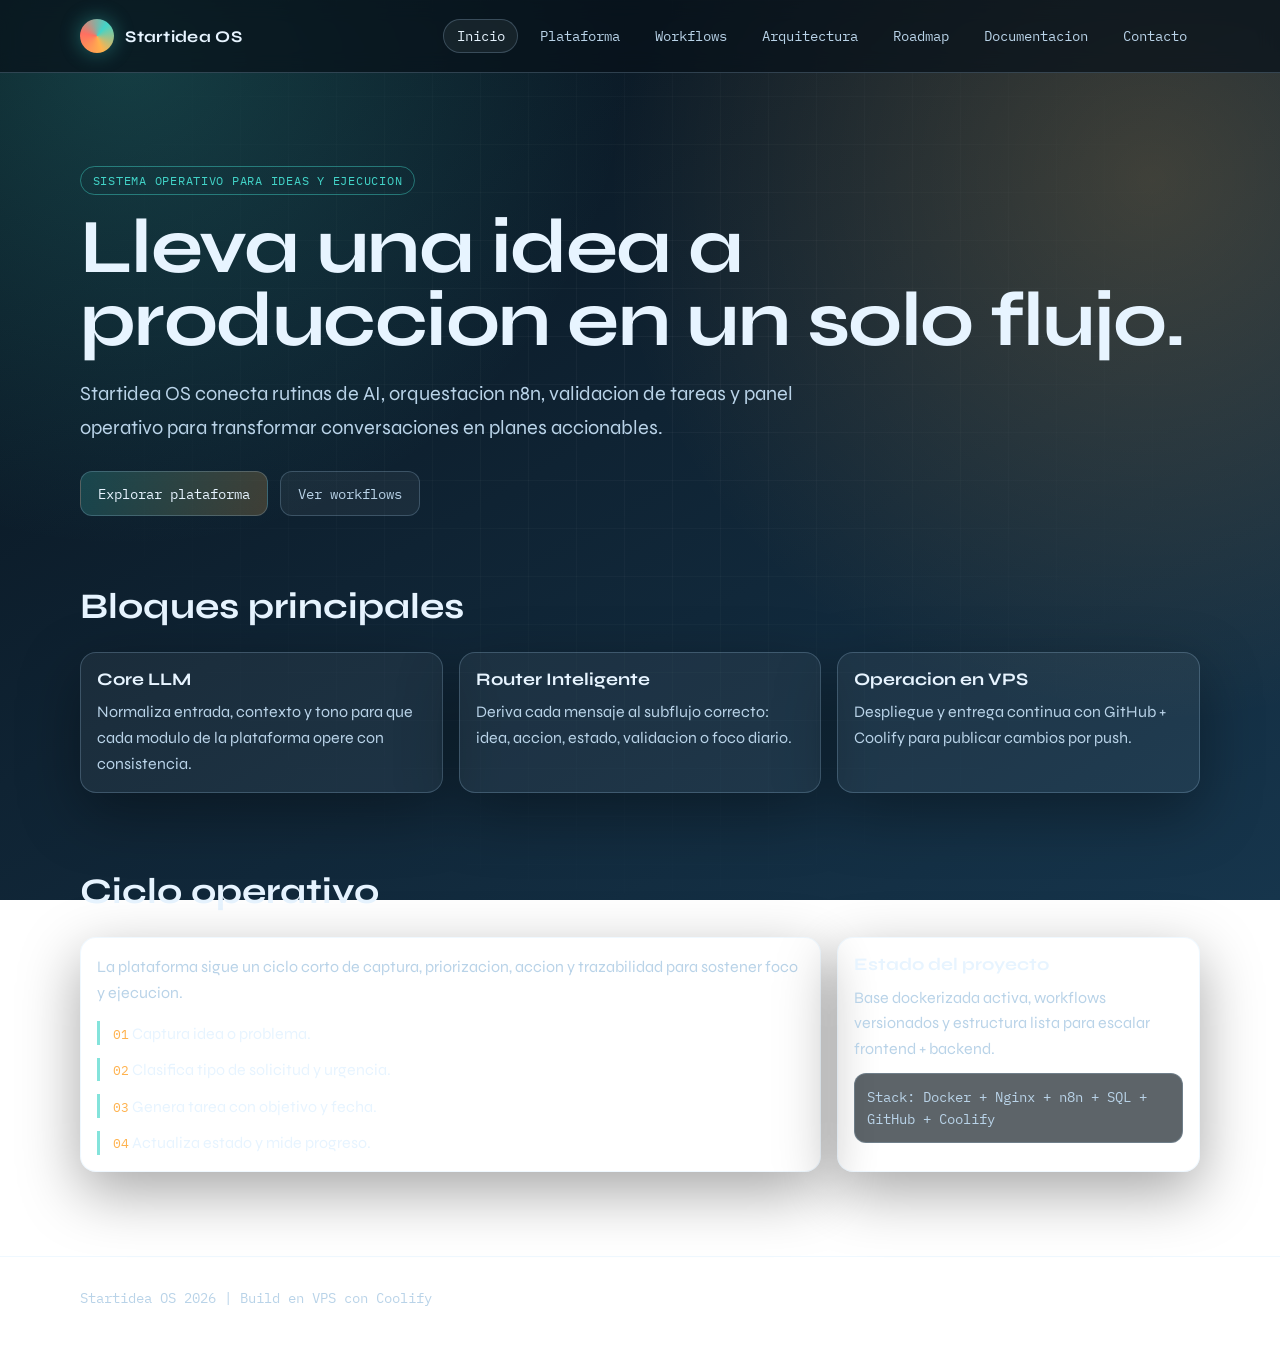
<file: app/index.html>
<!doctype html>
<html lang="es">
  <head>
    <meta charset="UTF-8" />
    <meta name="viewport" content="width=device-width, initial-scale=1.0" />
    <title>Startidea OS | Inicio</title>
    <link rel="preconnect" href="https://fonts.googleapis.com" />
    <link rel="preconnect" href="https://fonts.gstatic.com" crossorigin />
    <link href="https://fonts.googleapis.com/css2?family=IBM+Plex+Mono:wght@400;500;700&family=Syne:wght@400;600;700;800&display=swap" rel="stylesheet" />
    <link rel="stylesheet" href="assets/styles.css" />
  </head>
  <body>
    <div class="pattern" aria-hidden="true"></div>
    <header class="topbar">
      <div class="container topbar-inner">
        <a class="brand" href="index.html">
          <span class="brand-mark"></span>
          <strong>Startidea OS</strong>
        </a>
        <button class="menu-btn" type="button">Menu</button>
        <nav class="nav">
          <a class="active" href="index.html">Inicio</a>
          <a href="plataforma.html">Plataforma</a>
          <a href="workflows.html">Workflows</a>
          <a href="arquitectura.html">Arquitectura</a>
          <a href="roadmap.html">Roadmap</a>
          <a href="documentacion.html">Documentacion</a>
          <a href="contacto.html">Contacto</a>
        </nav>
      </div>
    </header>

    <main class="container">
      <section class="hero">
        <span class="kicker reveal">Sistema operativo para ideas y ejecucion</span>
        <h1 class="reveal">Lleva una idea a produccion en un solo flujo.</h1>
        <p class="lead reveal">
          Startidea OS conecta rutinas de AI, orquestacion n8n, validacion de tareas y panel operativo para transformar conversaciones en planes accionables.
        </p>
        <div class="hero-actions reveal">
          <a class="btn primary" href="plataforma.html">Explorar plataforma</a>
          <a class="btn ghost" href="workflows.html">Ver workflows</a>
        </div>
      </section>

      <section class="section">
        <h2 class="reveal">Bloques principales</h2>
        <div class="grid">
          <article class="card span-4 reveal">
            <h3>Core LLM</h3>
            <p>Normaliza entrada, contexto y tono para que cada modulo de la plataforma opere con consistencia.</p>
          </article>
          <article class="card span-4 reveal">
            <h3>Router Inteligente</h3>
            <p>Deriva cada mensaje al subflujo correcto: idea, accion, estado, validacion o foco diario.</p>
          </article>
          <article class="card span-4 reveal">
            <h3>Operacion en VPS</h3>
            <p>Despliegue y entrega continua con GitHub + Coolify para publicar cambios por push.</p>
          </article>
        </div>
      </section>

      <section class="section">
        <h2 class="reveal">Ciclo operativo</h2>
        <div class="grid">
          <article class="card span-8 reveal">
            <p>La plataforma sigue un ciclo corto de captura, priorizacion, accion y trazabilidad para sostener foco y ejecucion.</p>
            <div class="timeline" style="margin-top: 1rem;">
              <div class="step"><small>01</small> Captura idea o problema.</div>
              <div class="step"><small>02</small> Clasifica tipo de solicitud y urgencia.</div>
              <div class="step"><small>03</small> Genera tarea con objetivo y fecha.</div>
              <div class="step"><small>04</small> Actualiza estado y mide progreso.</div>
            </div>
          </article>
          <article class="card span-4 reveal">
            <h3>Estado del proyecto</h3>
            <p>Base dockerizada activa, workflows versionados y estructura lista para escalar frontend + backend.</p>
            <p class="code" style="margin-top: 0.7rem;">Stack: Docker + Nginx + n8n + SQL + GitHub + Coolify</p>
          </article>
        </div>
      </section>
    </main>

    <footer class="footer">
      <div class="container">
        <p>Startidea OS <span data-year></span> | Build en VPS con Coolify</p>
      </div>
    </footer>
    <script src="assets/app.js"></script>
  </body>
</html>
</file>
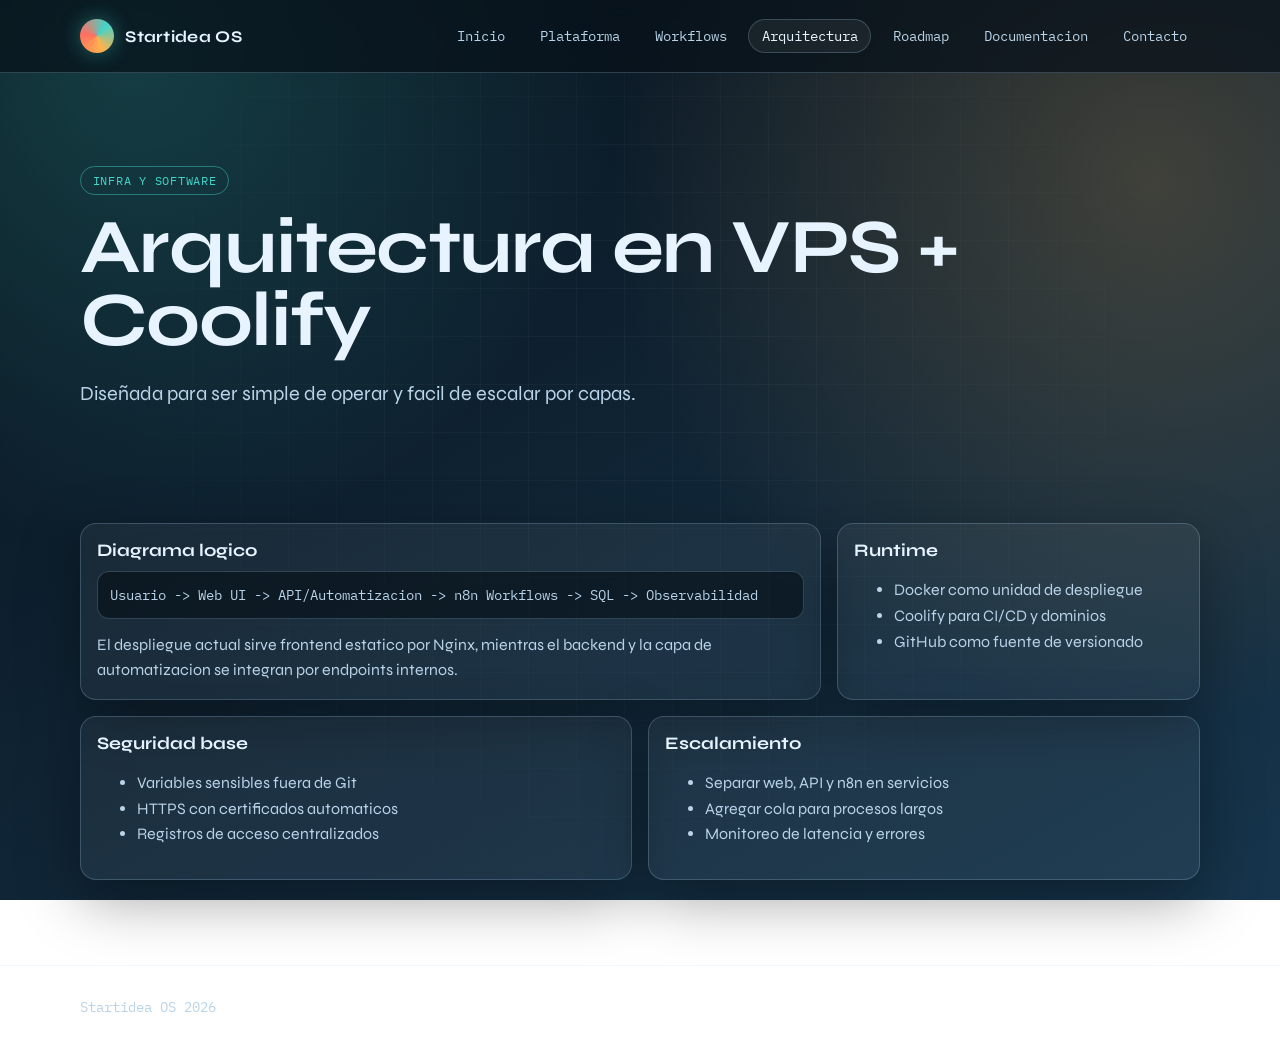
<file: app/arquitectura.html>
<!doctype html>
<html lang="es">
  <head>
    <meta charset="UTF-8" />
    <meta name="viewport" content="width=device-width, initial-scale=1.0" />
    <title>Startidea OS | Arquitectura</title>
    <link rel="preconnect" href="https://fonts.googleapis.com" />
    <link rel="preconnect" href="https://fonts.gstatic.com" crossorigin />
    <link href="https://fonts.googleapis.com/css2?family=IBM+Plex+Mono:wght@400;500;700&family=Syne:wght@400;600;700;800&display=swap" rel="stylesheet" />
    <link rel="stylesheet" href="assets/styles.css" />
  </head>
  <body>
    <div class="pattern" aria-hidden="true"></div>
    <header class="topbar">
      <div class="container topbar-inner">
        <a class="brand" href="index.html"><span class="brand-mark"></span><strong>Startidea OS</strong></a>
        <button class="menu-btn" type="button">Menu</button>
        <nav class="nav">
          <a href="index.html">Inicio</a>
          <a href="plataforma.html">Plataforma</a>
          <a href="workflows.html">Workflows</a>
          <a class="active" href="arquitectura.html">Arquitectura</a>
          <a href="roadmap.html">Roadmap</a>
          <a href="documentacion.html">Documentacion</a>
          <a href="contacto.html">Contacto</a>
        </nav>
      </div>
    </header>

    <main class="container">
      <section class="hero">
        <span class="kicker reveal">Infra y software</span>
        <h1 class="reveal">Arquitectura en VPS + Coolify</h1>
        <p class="lead reveal">Diseñada para ser simple de operar y facil de escalar por capas.</p>
      </section>

      <section class="section">
        <div class="grid">
          <article class="card span-8 reveal">
            <h3>Diagrama logico</h3>
            <p class="code">Usuario -> Web UI -> API/Automatizacion -> n8n Workflows -> SQL -> Observabilidad</p>
            <p style="margin-top: 0.8rem;">El despliegue actual sirve frontend estatico por Nginx, mientras el backend y la capa de automatizacion se integran por endpoints internos.</p>
          </article>
          <article class="card span-4 reveal">
            <h3>Runtime</h3>
            <ul>
              <li>Docker como unidad de despliegue</li>
              <li>Coolify para CI/CD y dominios</li>
              <li>GitHub como fuente de versionado</li>
            </ul>
          </article>
          <article class="card span-6 reveal">
            <h3>Seguridad base</h3>
            <ul>
              <li>Variables sensibles fuera de Git</li>
              <li>HTTPS con certificados automaticos</li>
              <li>Registros de acceso centralizados</li>
            </ul>
          </article>
          <article class="card span-6 reveal">
            <h3>Escalamiento</h3>
            <ul>
              <li>Separar web, API y n8n en servicios</li>
              <li>Agregar cola para procesos largos</li>
              <li>Monitoreo de latencia y errores</li>
            </ul>
          </article>
        </div>
      </section>
    </main>

    <footer class="footer"><div class="container"><p>Startidea OS <span data-year></span></p></div></footer>
    <script src="assets/app.js"></script>
  </body>
</html>
</file>
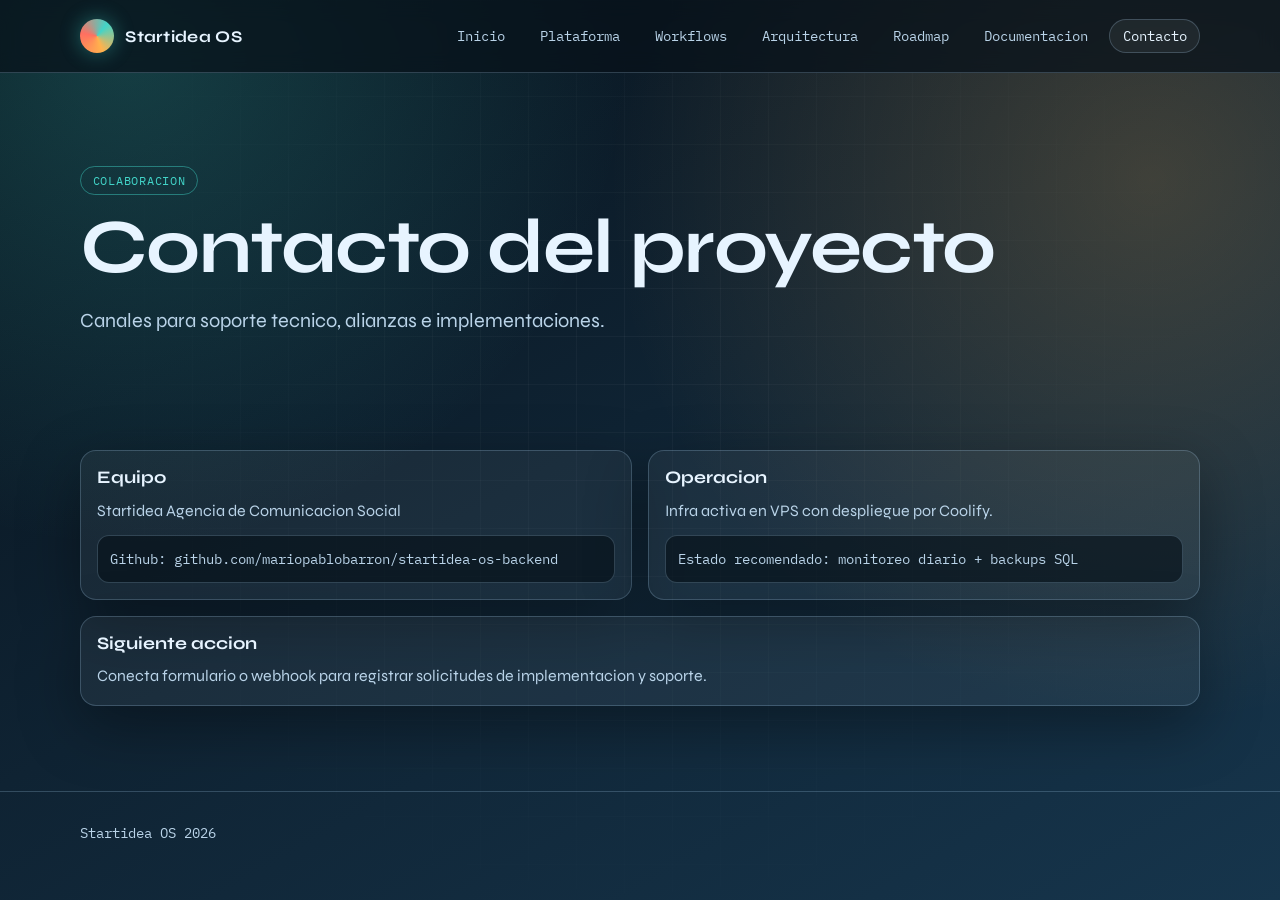
<file: app/contacto.html>
<!doctype html>
<html lang="es">
  <head>
    <meta charset="UTF-8" />
    <meta name="viewport" content="width=device-width, initial-scale=1.0" />
    <title>Startidea OS | Contacto</title>
    <link rel="preconnect" href="https://fonts.googleapis.com" />
    <link rel="preconnect" href="https://fonts.gstatic.com" crossorigin />
    <link href="https://fonts.googleapis.com/css2?family=IBM+Plex+Mono:wght@400;500;700&family=Syne:wght@400;600;700;800&display=swap" rel="stylesheet" />
    <link rel="stylesheet" href="assets/styles.css" />
  </head>
  <body>
    <div class="pattern" aria-hidden="true"></div>
    <header class="topbar">
      <div class="container topbar-inner">
        <a class="brand" href="index.html"><span class="brand-mark"></span><strong>Startidea OS</strong></a>
        <button class="menu-btn" type="button">Menu</button>
        <nav class="nav">
          <a href="index.html">Inicio</a>
          <a href="plataforma.html">Plataforma</a>
          <a href="workflows.html">Workflows</a>
          <a href="arquitectura.html">Arquitectura</a>
          <a href="roadmap.html">Roadmap</a>
          <a href="documentacion.html">Documentacion</a>
          <a class="active" href="contacto.html">Contacto</a>
        </nav>
      </div>
    </header>

    <main class="container">
      <section class="hero">
        <span class="kicker reveal">Colaboracion</span>
        <h1 class="reveal">Contacto del proyecto</h1>
        <p class="lead reveal">Canales para soporte tecnico, alianzas e implementaciones.</p>
      </section>

      <section class="section">
        <div class="grid">
          <article class="card span-6 reveal">
            <h3>Equipo</h3>
            <p>Startidea Agencia de Comunicacion Social</p>
            <p class="code" style="margin-top: 0.7rem;">Github: github.com/mariopablobarron/startidea-os-backend</p>
          </article>
          <article class="card span-6 reveal">
            <h3>Operacion</h3>
            <p>Infra activa en VPS con despliegue por Coolify.</p>
            <p class="code" style="margin-top: 0.7rem;">Estado recomendado: monitoreo diario + backups SQL</p>
          </article>
          <article class="card span-12 reveal">
            <h3>Siguiente accion</h3>
            <p>Conecta formulario o webhook para registrar solicitudes de implementacion y soporte.</p>
          </article>
        </div>
      </section>
    </main>

    <footer class="footer"><div class="container"><p>Startidea OS <span data-year></span></p></div></footer>
    <script src="assets/app.js"></script>
  </body>
</html>
</file>
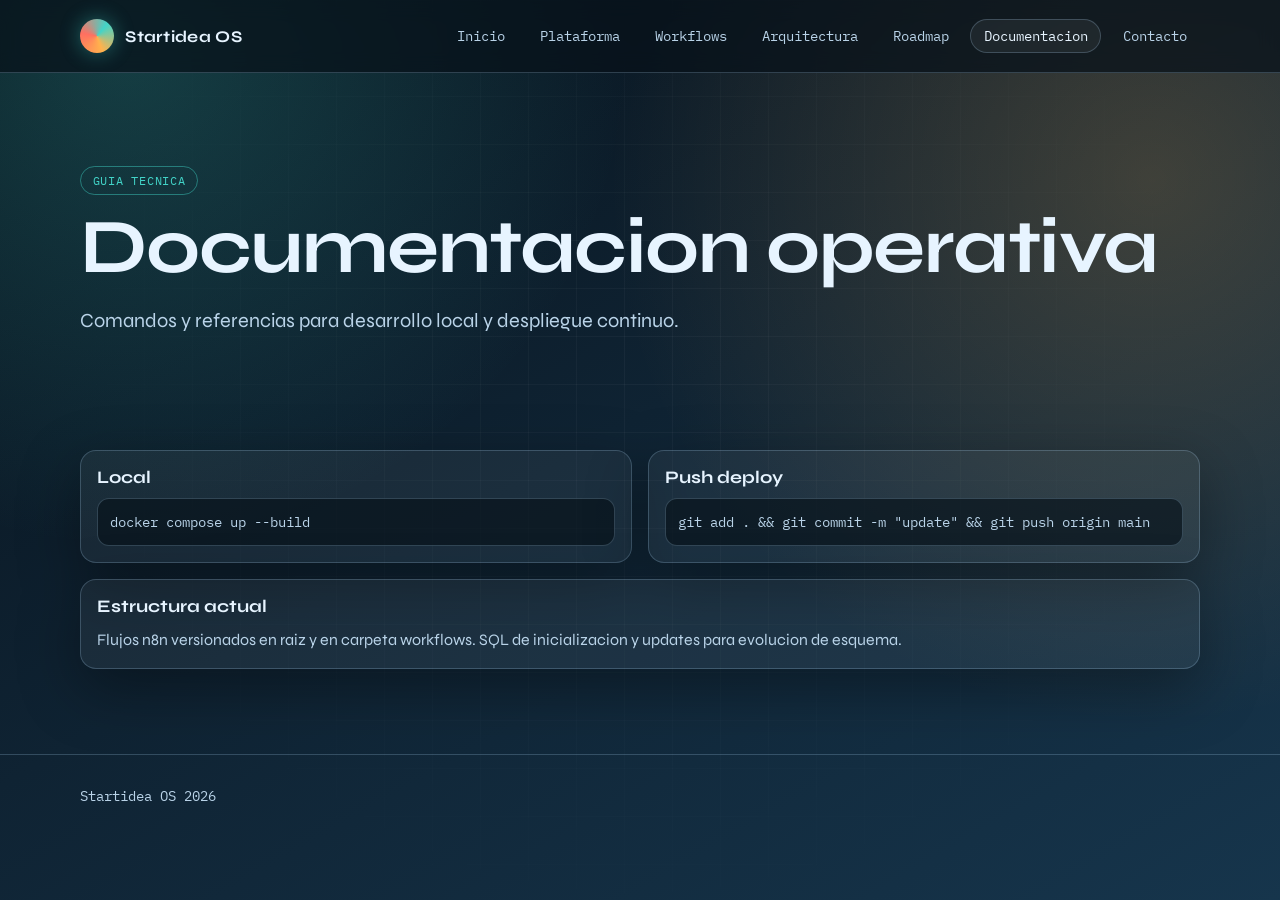
<file: app/documentacion.html>
<!doctype html>
<html lang="es">
  <head>
    <meta charset="UTF-8" />
    <meta name="viewport" content="width=device-width, initial-scale=1.0" />
    <title>Startidea OS | Documentacion</title>
    <link rel="preconnect" href="https://fonts.googleapis.com" />
    <link rel="preconnect" href="https://fonts.gstatic.com" crossorigin />
    <link href="https://fonts.googleapis.com/css2?family=IBM+Plex+Mono:wght@400;500;700&family=Syne:wght@400;600;700;800&display=swap" rel="stylesheet" />
    <link rel="stylesheet" href="assets/styles.css" />
  </head>
  <body>
    <div class="pattern" aria-hidden="true"></div>
    <header class="topbar">
      <div class="container topbar-inner">
        <a class="brand" href="index.html"><span class="brand-mark"></span><strong>Startidea OS</strong></a>
        <button class="menu-btn" type="button">Menu</button>
        <nav class="nav">
          <a href="index.html">Inicio</a>
          <a href="plataforma.html">Plataforma</a>
          <a href="workflows.html">Workflows</a>
          <a href="arquitectura.html">Arquitectura</a>
          <a href="roadmap.html">Roadmap</a>
          <a class="active" href="documentacion.html">Documentacion</a>
          <a href="contacto.html">Contacto</a>
        </nav>
      </div>
    </header>

    <main class="container">
      <section class="hero">
        <span class="kicker reveal">Guia tecnica</span>
        <h1 class="reveal">Documentacion operativa</h1>
        <p class="lead reveal">Comandos y referencias para desarrollo local y despliegue continuo.</p>
      </section>

      <section class="section">
        <div class="grid">
          <article class="card span-6 reveal">
            <h3>Local</h3>
            <p class="code">docker compose up --build</p>
          </article>
          <article class="card span-6 reveal">
            <h3>Push deploy</h3>
            <p class="code">git add . && git commit -m "update" && git push origin main</p>
          </article>
          <article class="card span-12 reveal">
            <h3>Estructura actual</h3>
            <p>Flujos n8n versionados en raiz y en carpeta workflows. SQL de inicializacion y updates para evolucion de esquema.</p>
          </article>
        </div>
      </section>
    </main>

    <footer class="footer"><div class="container"><p>Startidea OS <span data-year></span></p></div></footer>
    <script src="assets/app.js"></script>
  </body>
</html>
</file>
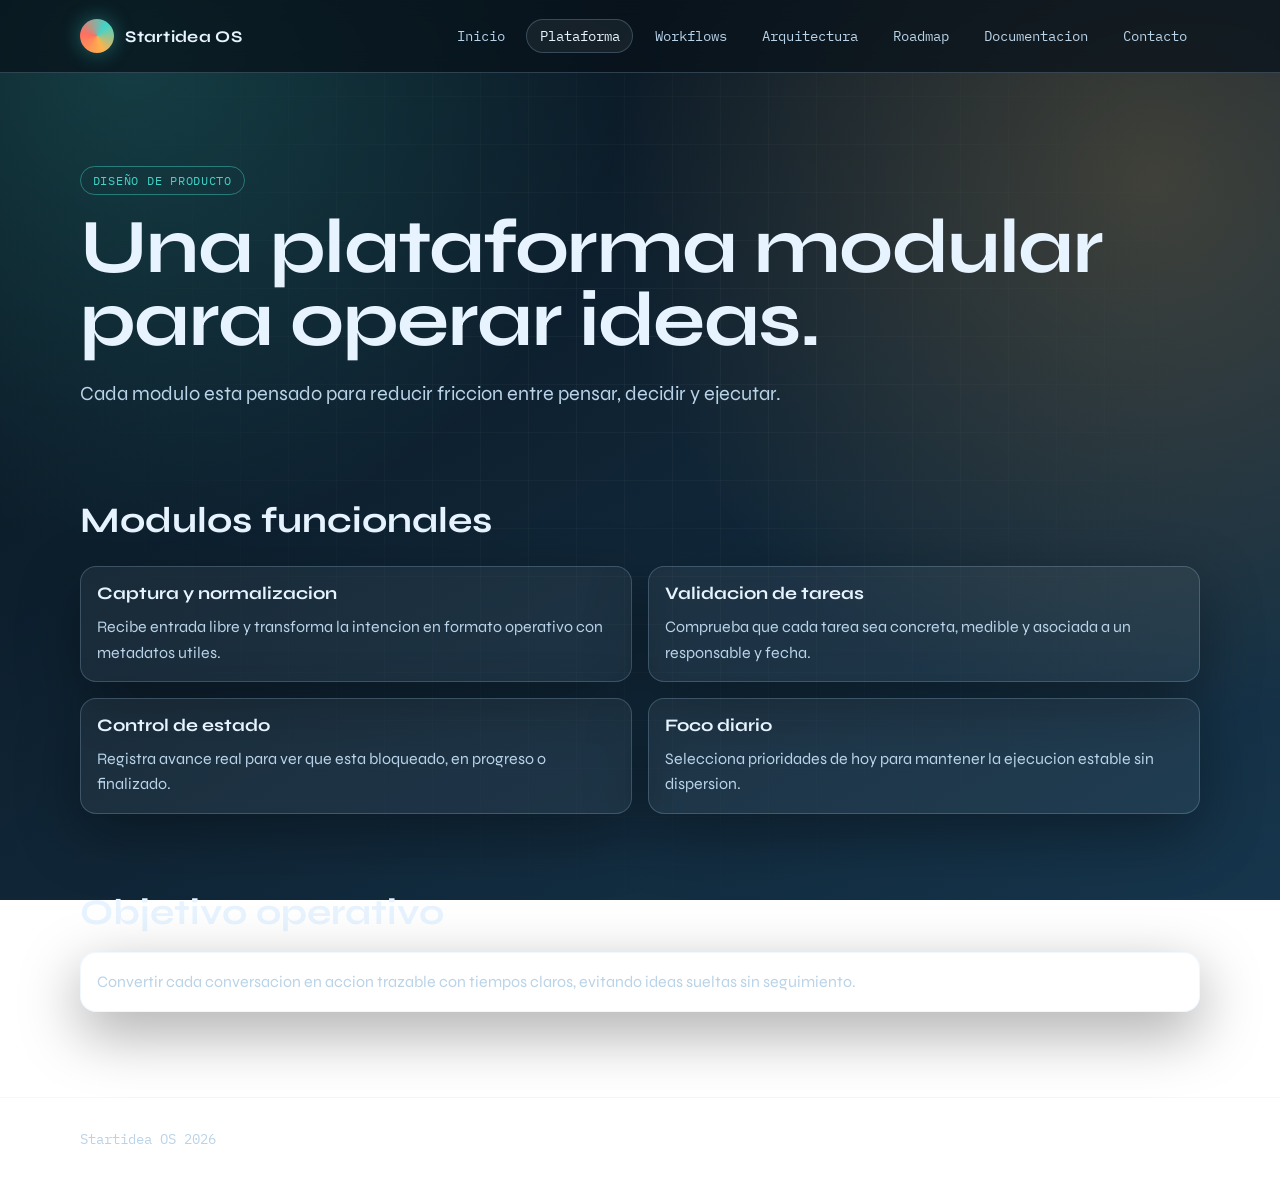
<file: app/plataforma.html>
<!doctype html>
<html lang="es">
  <head>
    <meta charset="UTF-8" />
    <meta name="viewport" content="width=device-width, initial-scale=1.0" />
    <title>Startidea OS | Plataforma</title>
    <link rel="preconnect" href="https://fonts.googleapis.com" />
    <link rel="preconnect" href="https://fonts.gstatic.com" crossorigin />
    <link href="https://fonts.googleapis.com/css2?family=IBM+Plex+Mono:wght@400;500;700&family=Syne:wght@400;600;700;800&display=swap" rel="stylesheet" />
    <link rel="stylesheet" href="assets/styles.css" />
  </head>
  <body>
    <div class="pattern" aria-hidden="true"></div>
    <header class="topbar">
      <div class="container topbar-inner">
        <a class="brand" href="index.html"><span class="brand-mark"></span><strong>Startidea OS</strong></a>
        <button class="menu-btn" type="button">Menu</button>
        <nav class="nav">
          <a href="index.html">Inicio</a>
          <a class="active" href="plataforma.html">Plataforma</a>
          <a href="workflows.html">Workflows</a>
          <a href="arquitectura.html">Arquitectura</a>
          <a href="roadmap.html">Roadmap</a>
          <a href="documentacion.html">Documentacion</a>
          <a href="contacto.html">Contacto</a>
        </nav>
      </div>
    </header>

    <main class="container">
      <section class="hero">
        <span class="kicker reveal">Diseño de producto</span>
        <h1 class="reveal">Una plataforma modular para operar ideas.</h1>
        <p class="lead reveal">Cada modulo esta pensado para reducir friccion entre pensar, decidir y ejecutar.</p>
      </section>

      <section class="section">
        <h2 class="reveal">Modulos funcionales</h2>
        <div class="grid">
          <article class="card span-6 reveal">
            <h3>Captura y normalizacion</h3>
            <p>Recibe entrada libre y transforma la intencion en formato operativo con metadatos utiles.</p>
          </article>
          <article class="card span-6 reveal">
            <h3>Validacion de tareas</h3>
            <p>Comprueba que cada tarea sea concreta, medible y asociada a un responsable y fecha.</p>
          </article>
          <article class="card span-6 reveal">
            <h3>Control de estado</h3>
            <p>Registra avance real para ver que esta bloqueado, en progreso o finalizado.</p>
          </article>
          <article class="card span-6 reveal">
            <h3>Foco diario</h3>
            <p>Selecciona prioridades de hoy para mantener la ejecucion estable sin dispersion.</p>
          </article>
        </div>
      </section>

      <section class="section">
        <h2 class="reveal">Objetivo operativo</h2>
        <div class="card reveal">
          <p>Convertir cada conversacion en accion trazable con tiempos claros, evitando ideas sueltas sin seguimiento.</p>
        </div>
      </section>
    </main>

    <footer class="footer"><div class="container"><p>Startidea OS <span data-year></span></p></div></footer>
    <script src="assets/app.js"></script>
  </body>
</html>
</file>
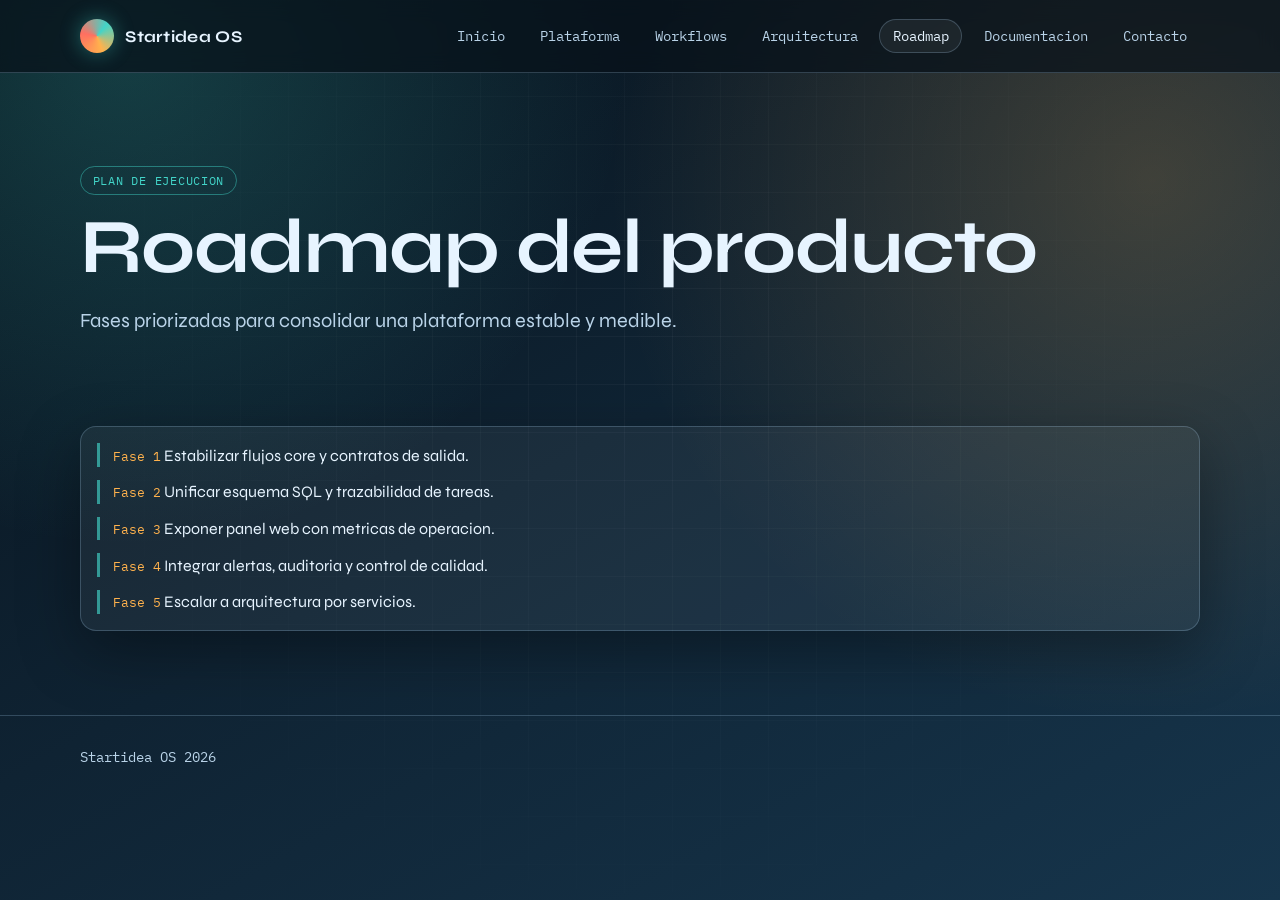
<file: app/roadmap.html>
<!doctype html>
<html lang="es">
  <head>
    <meta charset="UTF-8" />
    <meta name="viewport" content="width=device-width, initial-scale=1.0" />
    <title>Startidea OS | Roadmap</title>
    <link rel="preconnect" href="https://fonts.googleapis.com" />
    <link rel="preconnect" href="https://fonts.gstatic.com" crossorigin />
    <link href="https://fonts.googleapis.com/css2?family=IBM+Plex+Mono:wght@400;500;700&family=Syne:wght@400;600;700;800&display=swap" rel="stylesheet" />
    <link rel="stylesheet" href="assets/styles.css" />
  </head>
  <body>
    <div class="pattern" aria-hidden="true"></div>
    <header class="topbar">
      <div class="container topbar-inner">
        <a class="brand" href="index.html"><span class="brand-mark"></span><strong>Startidea OS</strong></a>
        <button class="menu-btn" type="button">Menu</button>
        <nav class="nav">
          <a href="index.html">Inicio</a>
          <a href="plataforma.html">Plataforma</a>
          <a href="workflows.html">Workflows</a>
          <a href="arquitectura.html">Arquitectura</a>
          <a class="active" href="roadmap.html">Roadmap</a>
          <a href="documentacion.html">Documentacion</a>
          <a href="contacto.html">Contacto</a>
        </nav>
      </div>
    </header>

    <main class="container">
      <section class="hero">
        <span class="kicker reveal">Plan de ejecucion</span>
        <h1 class="reveal">Roadmap del producto</h1>
        <p class="lead reveal">Fases priorizadas para consolidar una plataforma estable y medible.</p>
      </section>

      <section class="section">
        <div class="card reveal">
          <div class="timeline">
            <div class="step"><small>Fase 1</small> Estabilizar flujos core y contratos de salida.</div>
            <div class="step"><small>Fase 2</small> Unificar esquema SQL y trazabilidad de tareas.</div>
            <div class="step"><small>Fase 3</small> Exponer panel web con metricas de operacion.</div>
            <div class="step"><small>Fase 4</small> Integrar alertas, auditoria y control de calidad.</div>
            <div class="step"><small>Fase 5</small> Escalar a arquitectura por servicios.</div>
          </div>
        </div>
      </section>
    </main>

    <footer class="footer"><div class="container"><p>Startidea OS <span data-year></span></p></div></footer>
    <script src="assets/app.js"></script>
  </body>
</html>
</file>
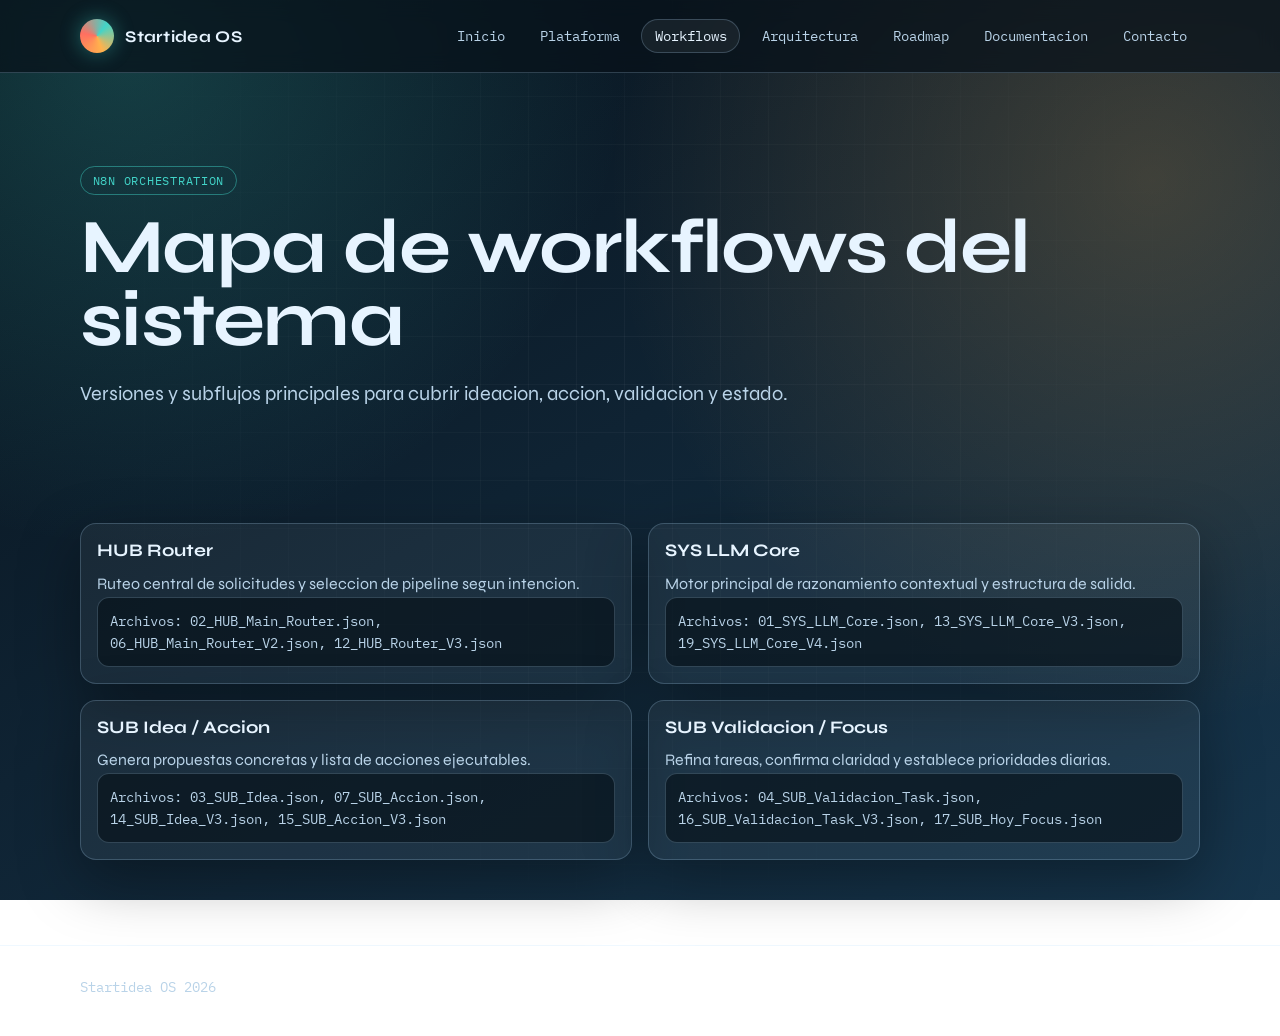
<file: app/workflows.html>
<!doctype html>
<html lang="es">
  <head>
    <meta charset="UTF-8" />
    <meta name="viewport" content="width=device-width, initial-scale=1.0" />
    <title>Startidea OS | Workflows</title>
    <link rel="preconnect" href="https://fonts.googleapis.com" />
    <link rel="preconnect" href="https://fonts.gstatic.com" crossorigin />
    <link href="https://fonts.googleapis.com/css2?family=IBM+Plex+Mono:wght@400;500;700&family=Syne:wght@400;600;700;800&display=swap" rel="stylesheet" />
    <link rel="stylesheet" href="assets/styles.css" />
  </head>
  <body>
    <div class="pattern" aria-hidden="true"></div>
    <header class="topbar">
      <div class="container topbar-inner">
        <a class="brand" href="index.html"><span class="brand-mark"></span><strong>Startidea OS</strong></a>
        <button class="menu-btn" type="button">Menu</button>
        <nav class="nav">
          <a href="index.html">Inicio</a>
          <a href="plataforma.html">Plataforma</a>
          <a class="active" href="workflows.html">Workflows</a>
          <a href="arquitectura.html">Arquitectura</a>
          <a href="roadmap.html">Roadmap</a>
          <a href="documentacion.html">Documentacion</a>
          <a href="contacto.html">Contacto</a>
        </nav>
      </div>
    </header>

    <main class="container">
      <section class="hero">
        <span class="kicker reveal">n8n orchestration</span>
        <h1 class="reveal">Mapa de workflows del sistema</h1>
        <p class="lead reveal">Versiones y subflujos principales para cubrir ideacion, accion, validacion y estado.</p>
      </section>

      <section class="section">
        <div class="grid">
          <article class="card span-6 reveal">
            <h3>HUB Router</h3>
            <p>Ruteo central de solicitudes y seleccion de pipeline segun intencion.</p>
            <p class="code">Archivos: 02_HUB_Main_Router.json, 06_HUB_Main_Router_V2.json, 12_HUB_Router_V3.json</p>
          </article>
          <article class="card span-6 reveal">
            <h3>SYS LLM Core</h3>
            <p>Motor principal de razonamiento contextual y estructura de salida.</p>
            <p class="code">Archivos: 01_SYS_LLM_Core.json, 13_SYS_LLM_Core_V3.json, 19_SYS_LLM_Core_V4.json</p>
          </article>
          <article class="card span-6 reveal">
            <h3>SUB Idea / Accion</h3>
            <p>Genera propuestas concretas y lista de acciones ejecutables.</p>
            <p class="code">Archivos: 03_SUB_Idea.json, 07_SUB_Accion.json, 14_SUB_Idea_V3.json, 15_SUB_Accion_V3.json</p>
          </article>
          <article class="card span-6 reveal">
            <h3>SUB Validacion / Focus</h3>
            <p>Refina tareas, confirma claridad y establece prioridades diarias.</p>
            <p class="code">Archivos: 04_SUB_Validacion_Task.json, 16_SUB_Validacion_Task_V3.json, 17_SUB_Hoy_Focus.json</p>
          </article>
        </div>
      </section>
    </main>

    <footer class="footer"><div class="container"><p>Startidea OS <span data-year></span></p></div></footer>
    <script src="assets/app.js"></script>
  </body>
</html>
</file>
<file: app/assets/styles.css>
:root {
  --bg-deep: #07111a;
  --bg-mid: #0f2333;
  --bg-soft: #16354c;
  --ink: #e7f4ff;
  --ink-soft: #b9d3e8;
  --line: rgba(184, 224, 255, 0.22);
  --teal: #42d4c8;
  --amber: #ffb24d;
  --coral: #ff6f61;
  --shadow: 0 20px 60px rgba(0, 0, 0, 0.35);
}

* {
  box-sizing: border-box;
}

html,
body {
  margin: 0;
  padding: 0;
}

body {
  font-family: "Syne", "Trebuchet MS", sans-serif;
  color: var(--ink);
  background:
    radial-gradient(circle at 10% 5%, rgba(66, 212, 200, 0.22), transparent 35%),
    radial-gradient(circle at 90% 20%, rgba(255, 178, 77, 0.2), transparent 40%),
    linear-gradient(150deg, var(--bg-deep), var(--bg-mid) 48%, var(--bg-soft));
  background-attachment: fixed;
}

.pattern {
  position: fixed;
  inset: 0;
  background-image:
    linear-gradient(rgba(255, 255, 255, 0.04) 1px, transparent 1px),
    linear-gradient(90deg, rgba(255, 255, 255, 0.04) 1px, transparent 1px);
  background-size: 48px 48px;
  pointer-events: none;
  z-index: -1;
  mask-image: radial-gradient(circle at 50% 40%, black, transparent 75%);
}

.container {
  width: min(1120px, 92vw);
  margin: 0 auto;
}

.topbar {
  position: sticky;
  top: 0;
  backdrop-filter: blur(10px);
  background: rgba(7, 17, 26, 0.72);
  border-bottom: 1px solid var(--line);
  z-index: 20;
}

.topbar-inner {
  min-height: 72px;
  display: flex;
  align-items: center;
  justify-content: space-between;
  gap: 1rem;
}

.brand {
  display: inline-flex;
  align-items: center;
  gap: 0.7rem;
  color: var(--ink);
  text-decoration: none;
}

.brand-mark {
  width: 34px;
  height: 34px;
  border-radius: 50%;
  background: conic-gradient(from 40deg, var(--teal), var(--amber), var(--coral), var(--teal));
  box-shadow: 0 0 20px rgba(66, 212, 200, 0.4);
}

.brand strong {
  letter-spacing: 0.02em;
  font-size: 1.02rem;
}

.menu-btn {
  display: none;
  border: 1px solid var(--line);
  border-radius: 10px;
  background: rgba(255, 255, 255, 0.06);
  color: var(--ink);
  padding: 0.5rem 0.7rem;
  font-family: "IBM Plex Mono", monospace;
}

.nav {
  display: flex;
  flex-wrap: wrap;
  gap: 0.5rem;
}

.nav a {
  color: var(--ink-soft);
  text-decoration: none;
  font-family: "IBM Plex Mono", monospace;
  font-size: 0.88rem;
  border: 1px solid transparent;
  border-radius: 999px;
  padding: 0.45rem 0.78rem;
  transition: 180ms ease;
}

.nav a:hover,
.nav a.active {
  border-color: var(--line);
  color: var(--ink);
  background: rgba(255, 255, 255, 0.06);
}

.hero {
  padding: 5.8rem 0 3.3rem;
}

.kicker {
  display: inline-block;
  font-family: "IBM Plex Mono", monospace;
  letter-spacing: 0.06em;
  font-size: 0.78rem;
  text-transform: uppercase;
  color: var(--teal);
  border: 1px solid rgba(66, 212, 200, 0.45);
  border-radius: 999px;
  padding: 0.34rem 0.72rem;
}

h1 {
  margin: 1rem 0 1rem;
  font-size: clamp(2.2rem, 6vw, 4.8rem);
  line-height: 0.95;
  letter-spacing: -0.02em;
}

.lead {
  max-width: 720px;
  color: var(--ink-soft);
  font-size: clamp(1rem, 2.2vw, 1.25rem);
  line-height: 1.7;
}

.hero-actions {
  margin-top: 1.65rem;
  display: flex;
  flex-wrap: wrap;
  gap: 0.8rem;
}

.btn {
  display: inline-flex;
  align-items: center;
  justify-content: center;
  gap: 0.5rem;
  text-decoration: none;
  border-radius: 12px;
  padding: 0.75rem 1.05rem;
  font-family: "IBM Plex Mono", monospace;
  font-size: 0.9rem;
  border: 1px solid var(--line);
}

.btn.primary {
  background: linear-gradient(100deg, rgba(66, 212, 200, 0.2), rgba(255, 178, 77, 0.2));
  color: var(--ink);
}

.btn.ghost {
  background: rgba(255, 255, 255, 0.05);
  color: var(--ink-soft);
}

.section {
  padding: 1rem 0 3.8rem;
}

.section h2 {
  margin: 0 0 1.15rem;
  font-size: clamp(1.45rem, 3.2vw, 2.25rem);
}

.section p {
  margin: 0;
  color: var(--ink-soft);
  line-height: 1.65;
}

.grid {
  margin-top: 1.5rem;
  display: grid;
  gap: 1rem;
  grid-template-columns: repeat(12, minmax(0, 1fr));
}

.card {
  background: rgba(255, 255, 255, 0.05);
  border: 1px solid var(--line);
  border-radius: 16px;
  padding: 1rem;
  box-shadow: var(--shadow);
}

.card h3 {
  margin: 0 0 0.6rem;
  font-size: 1.1rem;
}

.card p,
.card li {
  color: var(--ink-soft);
  line-height: 1.6;
}

.span-4 {
  grid-column: span 4;
}

.span-6 {
  grid-column: span 6;
}

.span-8 {
  grid-column: span 8;
}

.span-12 {
  grid-column: span 12;
}

.code {
  font-family: "IBM Plex Mono", monospace;
  font-size: 0.86rem;
  background: rgba(7, 17, 26, 0.65);
  border: 1px solid var(--line);
  padding: 0.75rem;
  border-radius: 12px;
  overflow-x: auto;
}

.reveal {
  opacity: 0;
  transform: translateY(16px);
  transition: opacity 500ms ease, transform 500ms ease;
}

.reveal.show {
  opacity: 1;
  transform: translateY(0);
}

.footer {
  border-top: 1px solid var(--line);
  padding: 2rem 0 2.5rem;
  margin-top: 1.5rem;
}

.footer p {
  margin: 0;
  color: var(--ink-soft);
  font-family: "IBM Plex Mono", monospace;
  font-size: 0.85rem;
}

.timeline {
  display: grid;
  gap: 0.8rem;
}

.step {
  border-left: 3px solid rgba(66, 212, 200, 0.65);
  padding: 0.15rem 0 0.15rem 0.8rem;
}

.step small {
  color: var(--amber);
  font-family: "IBM Plex Mono", monospace;
}

@media (max-width: 900px) {
  .span-4,
  .span-6,
  .span-8 {
    grid-column: span 12;
  }

  .menu-btn {
    display: inline-flex;
  }

  .nav {
    display: none;
    width: 100%;
    padding-bottom: 0.7rem;
  }

  .topbar.open .nav {
    display: flex;
  }

  .topbar-inner {
    flex-wrap: wrap;
    align-items: center;
    padding-top: 0.6rem;
  }
}
</file>
